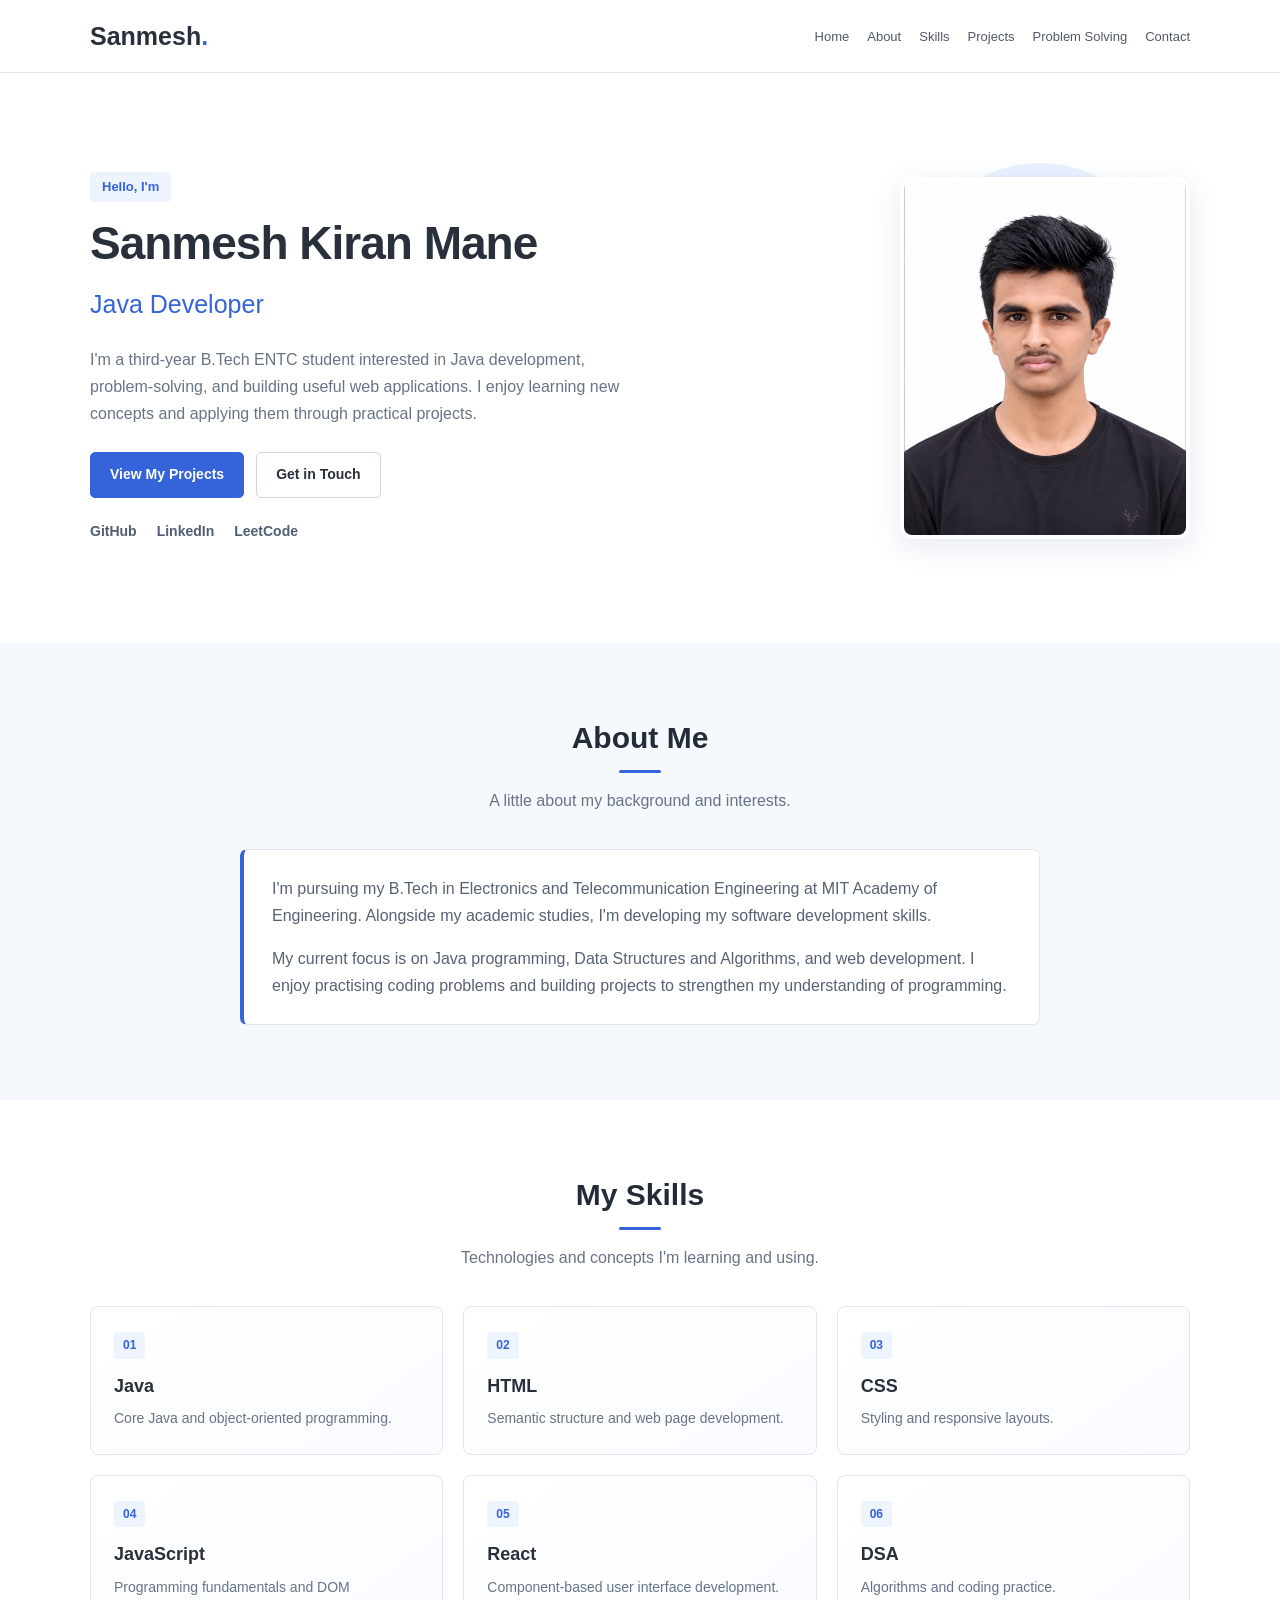
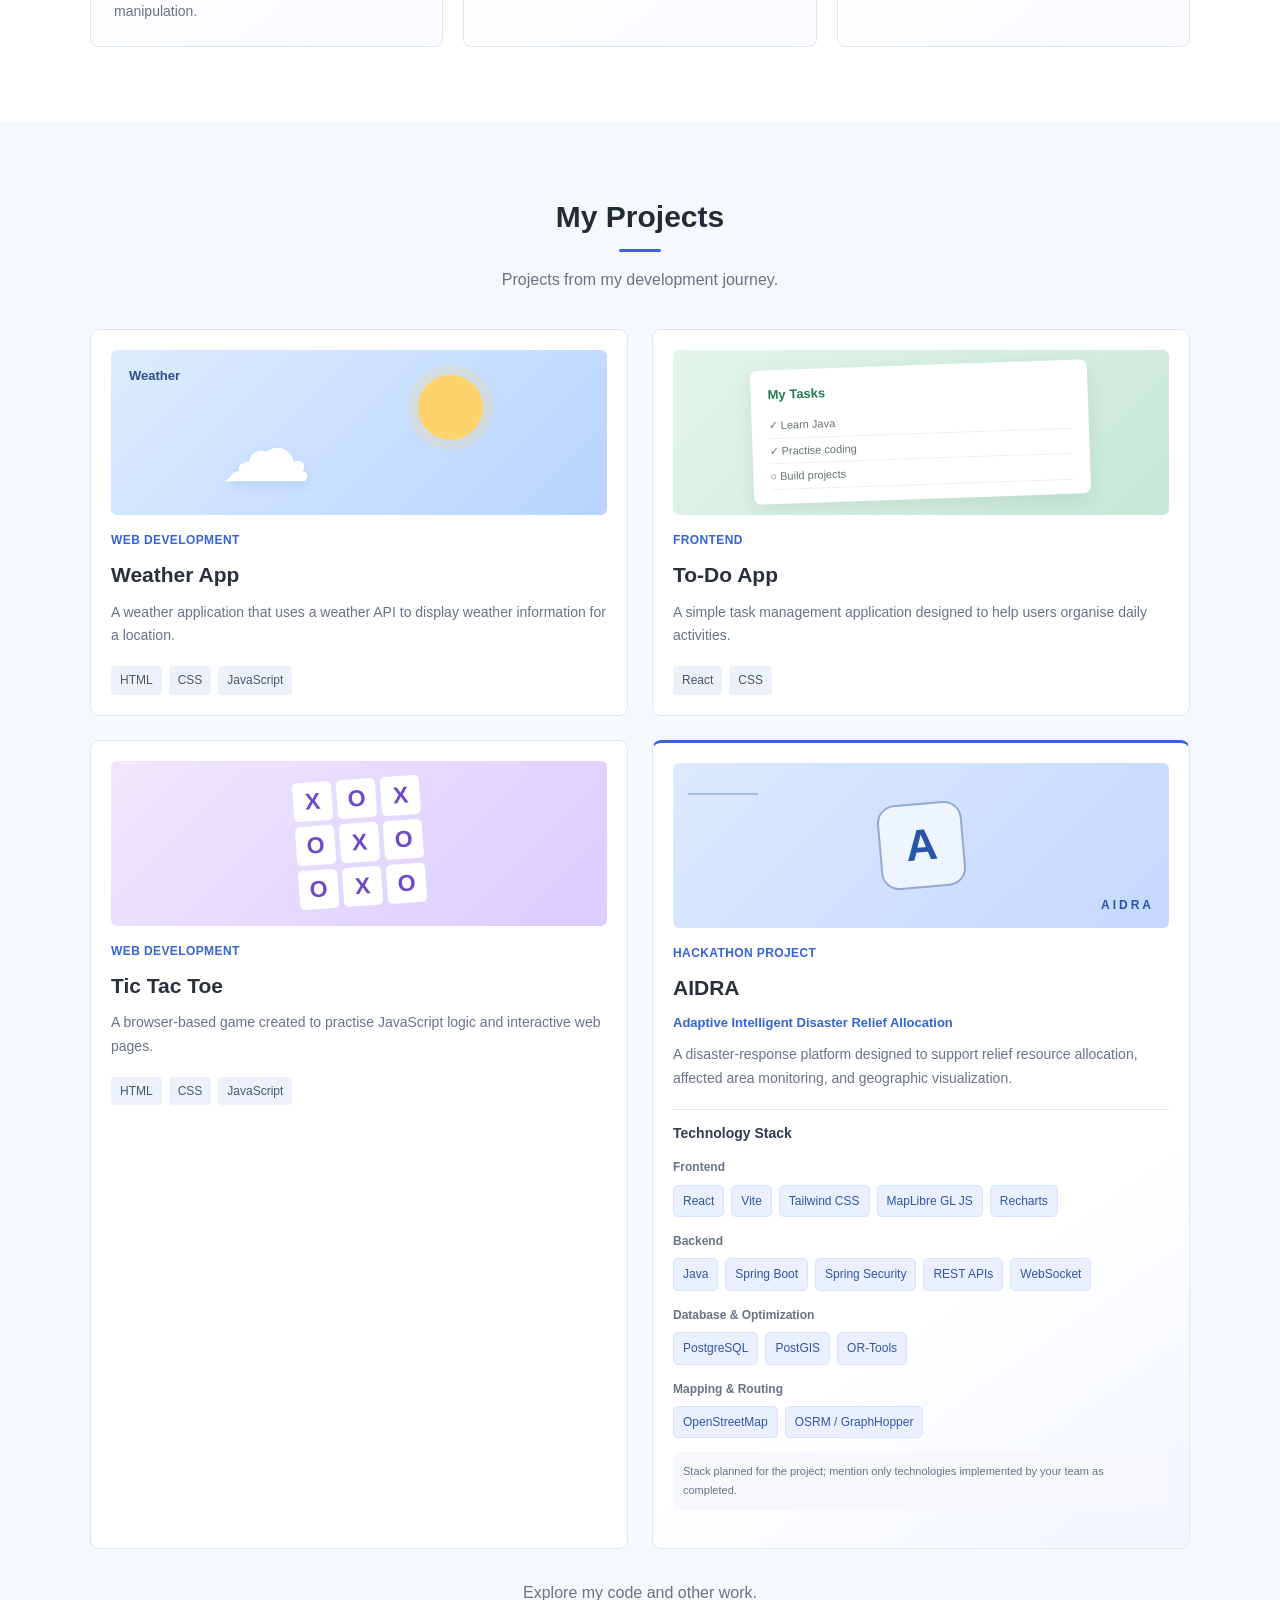
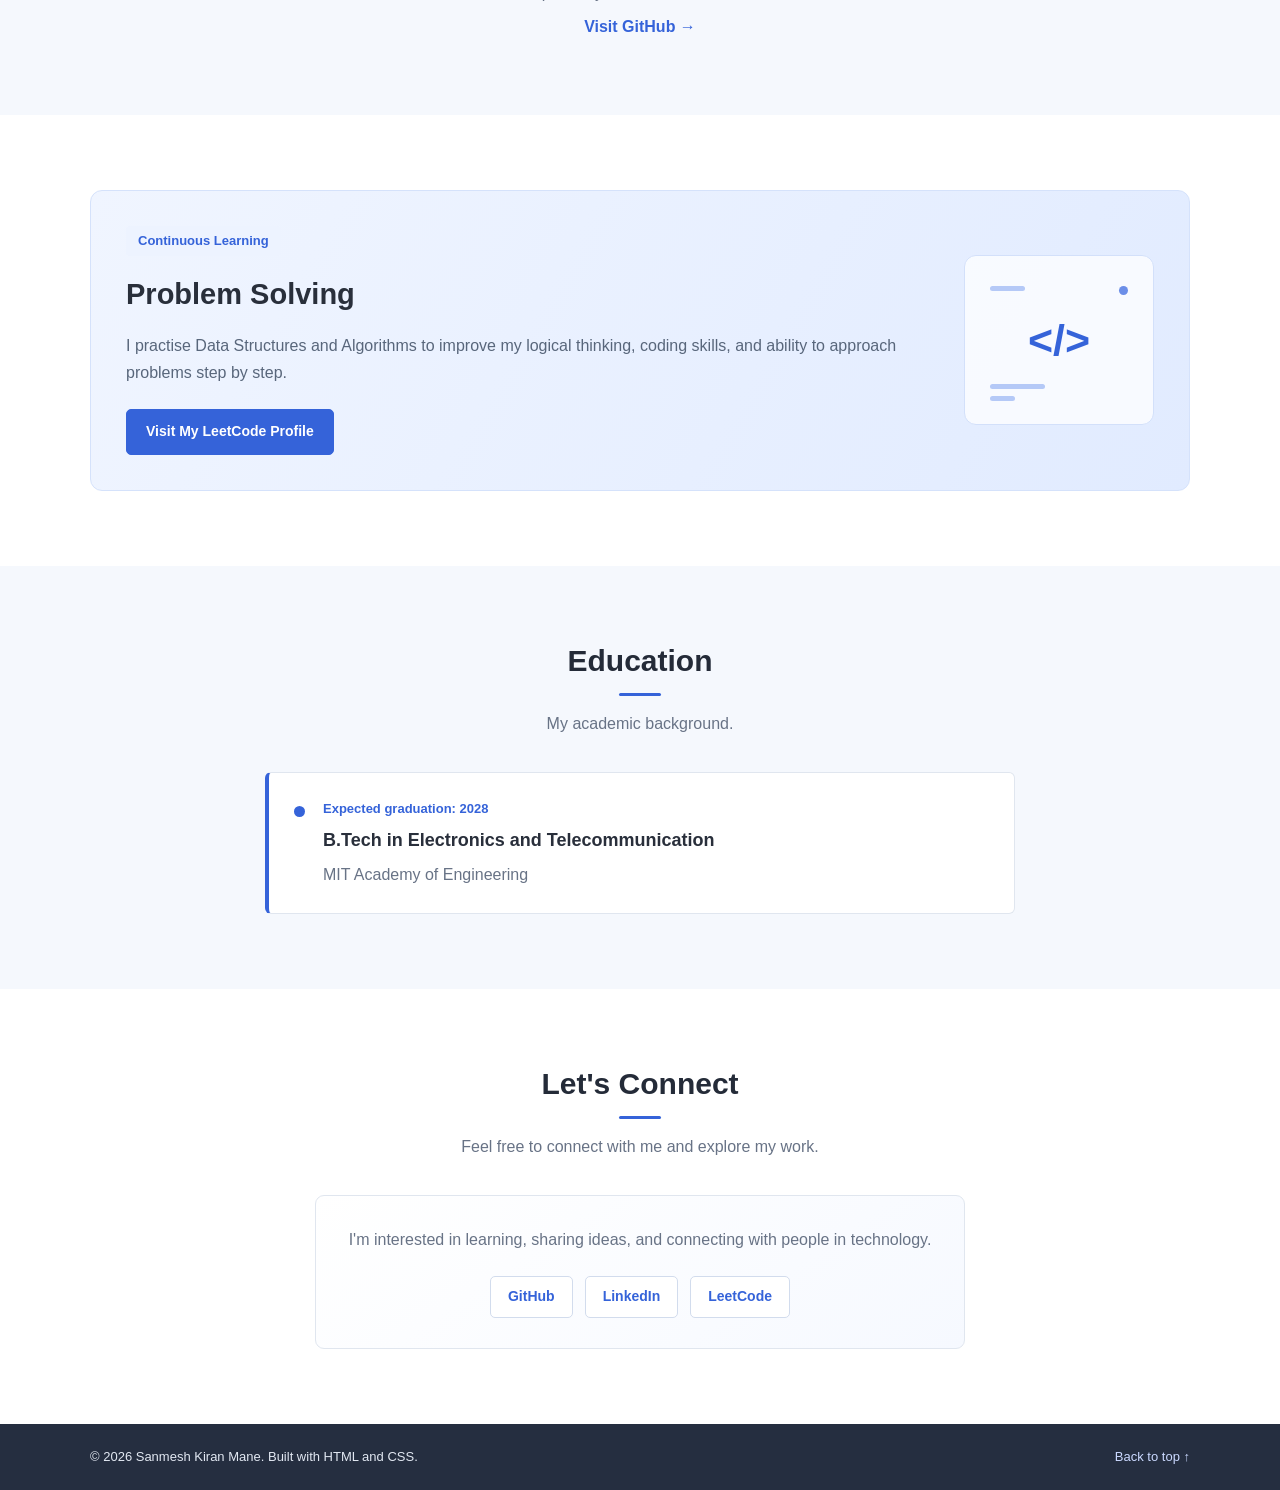
<file: index.html>
<!DOCTYPE html>
<html lang="en">
<head>
  <meta charset="UTF-8">
  <meta name="viewport" content="width=device-width, initial-scale=1.0">
  <meta http-equiv="refresh" content="0; url=portfolio.html">
  <title>Sanmesh's Portfolio</title>
</head>
<body>
  <p>
    Redirecting to my portfolio...
    <a href="portfolio.html">Click here to continue</a>
  </p>
</body>
</html>
</file>
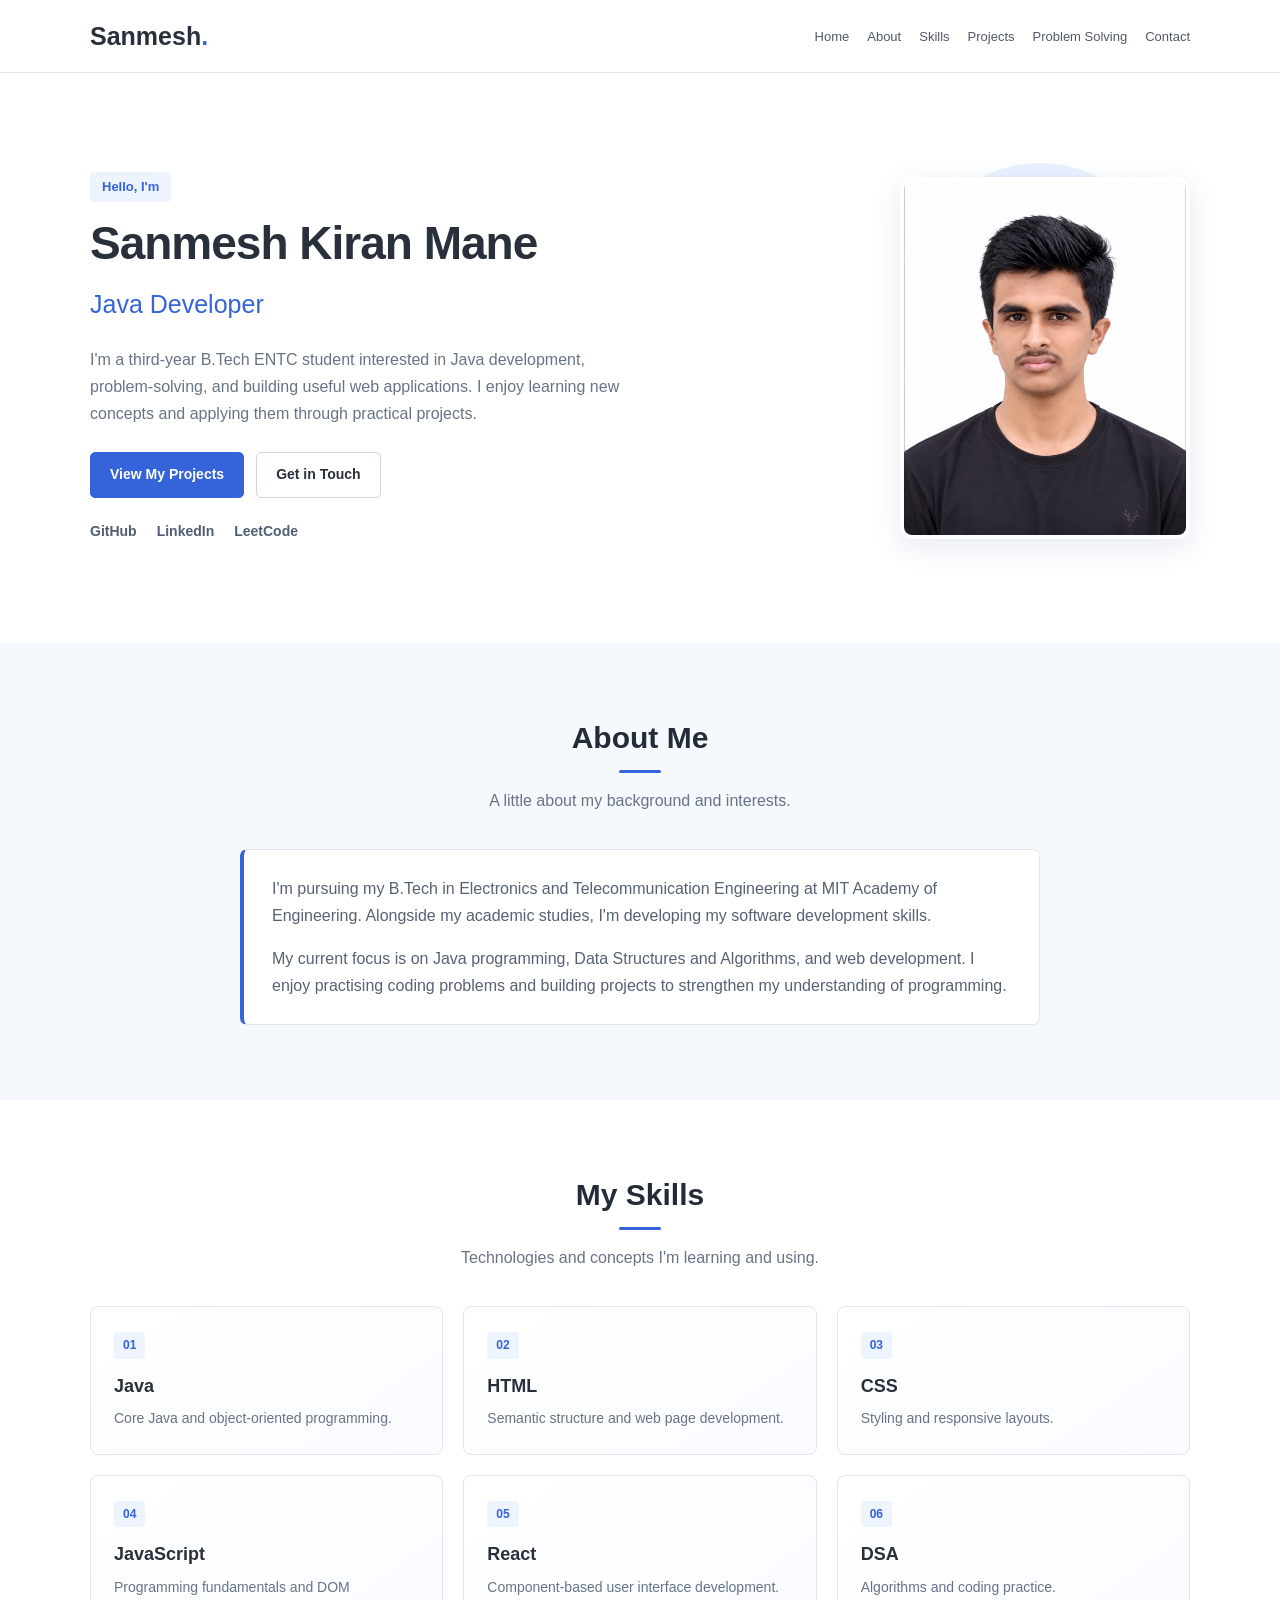
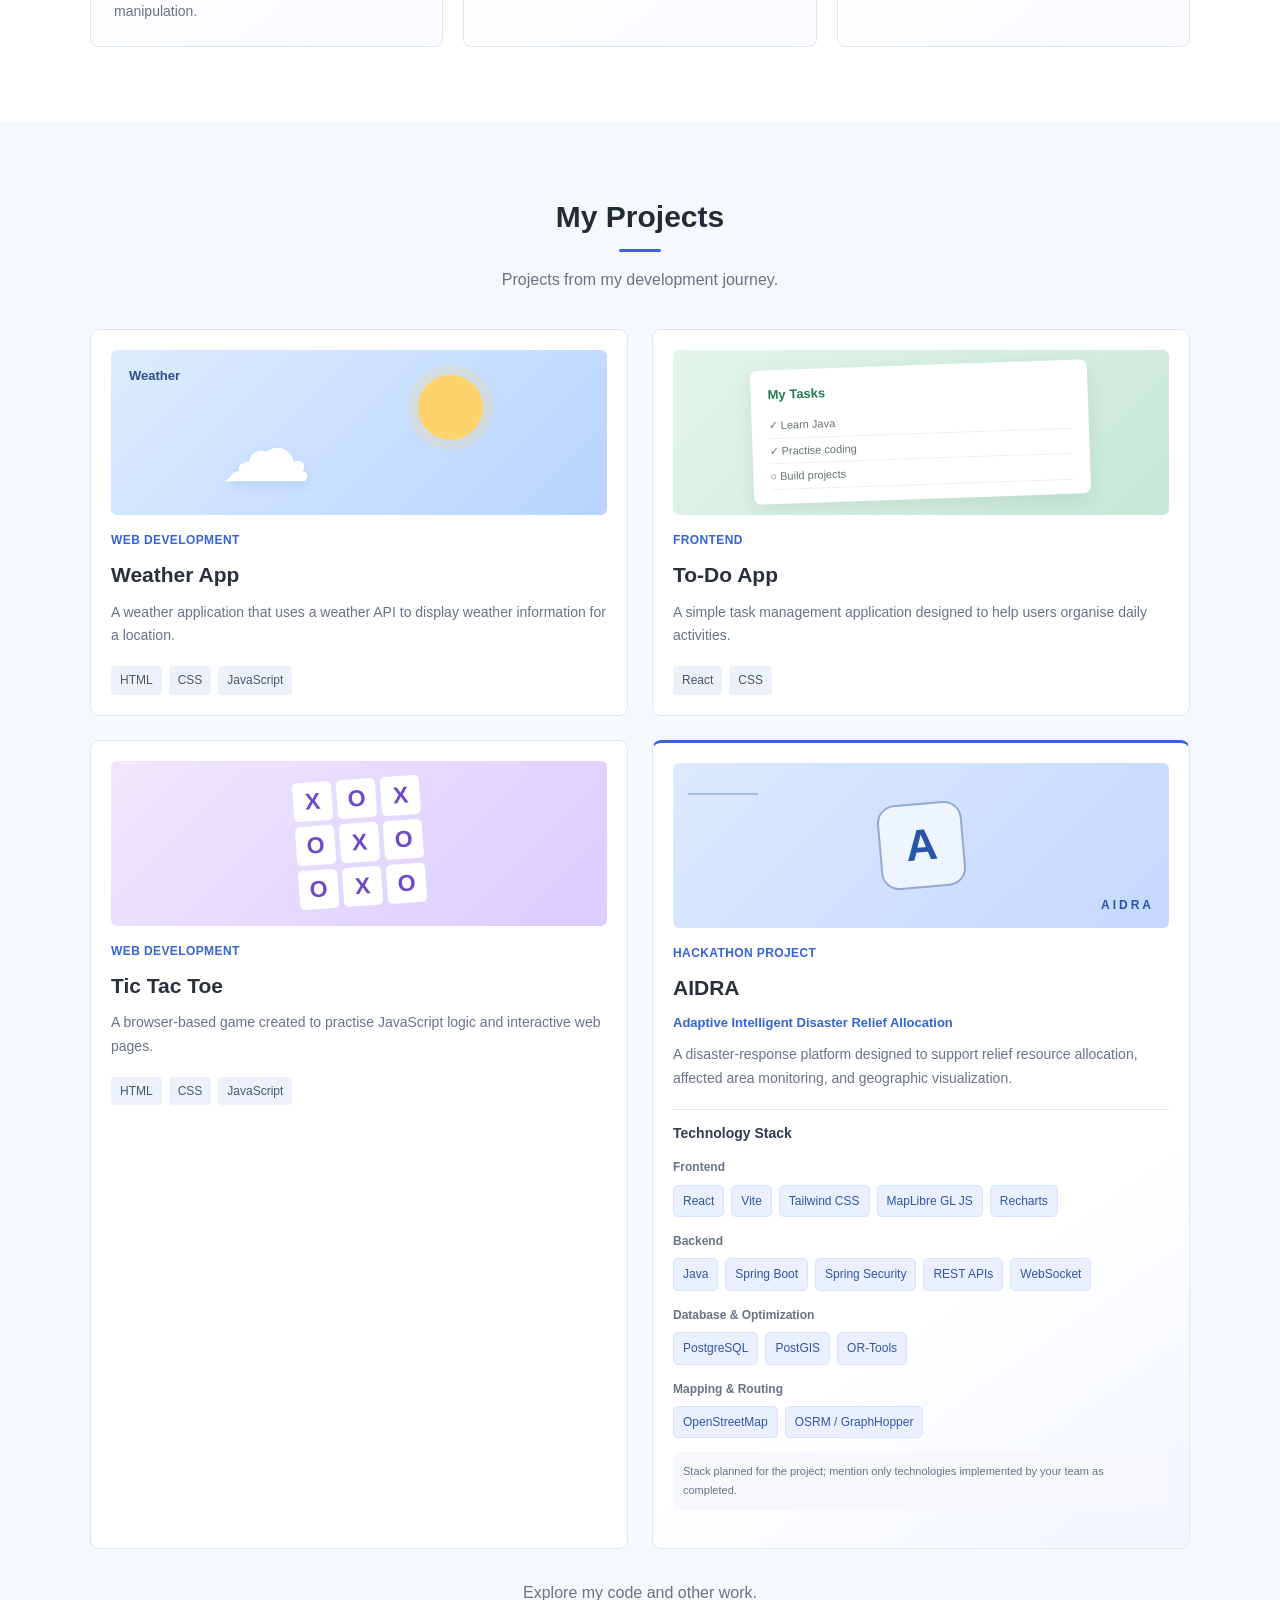
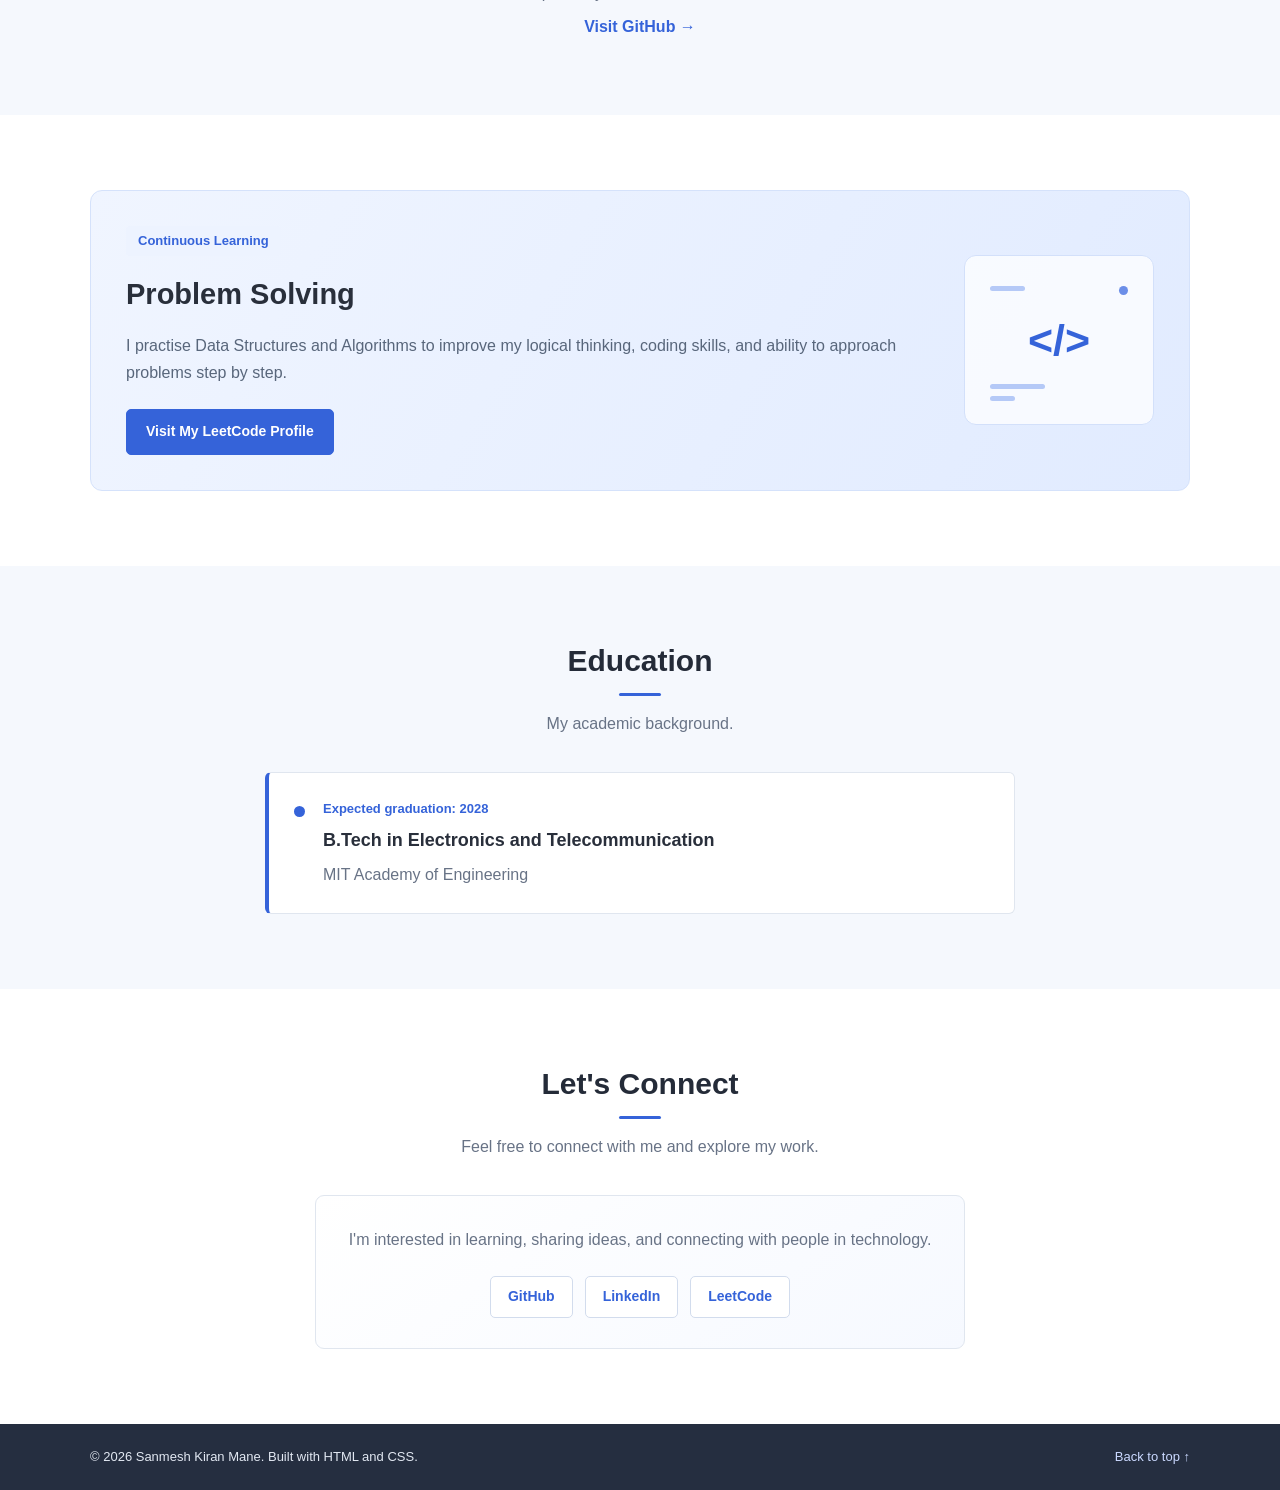
<file: portfolio.html>
<!DOCTYPE html>
<html lang="en">
<head>
    <meta charset="UTF-8">
    <meta name="viewport" content="width=device-width, initial-scale=1.0">
    <meta name="description" content="Portfolio of Sanmesh Kiran Mane, Java Developer.">
    <title>Sanmesh Portfolio</title>
    <link rel="stylesheet" href="portfolio.css">
</head>
<body>

    <header class="site-header">
        <nav class="navbar container">
            <a href="#home" class="logo">Sanmesh<span>.</span></a>

            <ul class="nav-links">
                <li><a href="#home">Home</a></li>
                <li><a href="#about">About</a></li>
                <li><a href="#skills">Skills</a></li>
                <li><a href="#projects">Projects</a></li>
                <li><a href="#problem-solving">Problem Solving</a></li>
                <li><a href="#contact">Contact</a></li>
            </ul>
        </nav>
    </header>

    <main>

        <!-- Introduction -->
        <section id="home" class="hero container">
            <div class="hero-content">
                <p class="eyebrow">Hello, I'm</p>
                <h1>Sanmesh Kiran Mane</h1>
                <h2>Java Developer</h2>

                <p class="hero-description">
                    I'm a third-year B.Tech ENTC student interested in
                    Java development, problem-solving, and building useful
                    web applications. I enjoy learning new concepts and
                    applying them through practical projects.
                </p>

                <div class="hero-buttons">
                    <a href="#projects" class="btn btn-primary">
                        View My Projects
                    </a>
                    <a href="#contact" class="btn btn-outline">
                        Get in Touch
                    </a>
                </div>

                <div class="social-links">
                    <a href="https://github.com/sanmesh18m"
                       target="_blank" rel="noopener noreferrer">GitHub</a>

                    <a href="https://www.linkedin.com/in/sanmesh-mane-6b944b322"
                       target="_blank" rel="noopener noreferrer">LinkedIn</a>

                    <a href="https://leetcode.com/u/sanmesh_mane/"
                       target="_blank" rel="noopener noreferrer">LeetCode</a>
                </div>
            </div>

            <div class="hero-image">
                <img src="sanmesh.jpeg" alt="Sanmesh Kiran Mane">
            </div>
        </section>

        <!-- About -->
        <section id="about" class="section section-light">
            <div class="container">
                <h2 class="section-title">About Me</h2>
                <p class="section-subtitle">
                    A little about my background and interests.
                </p>

                <div class="about-content">
                    <p>
                        I'm pursuing my B.Tech in Electronics and
                        Telecommunication Engineering at MIT Academy
                        of Engineering. Alongside my academic studies,
                        I'm developing my software development skills.
                    </p>

                    <p>
                        My current focus is on Java programming,
                        Data Structures and Algorithms, and web
                        development. I enjoy practising coding problems
                        and building projects to strengthen my
                        understanding of programming.
                    </p>
                </div>
            </div>
        </section>

        <!-- Skills -->
        <section id="skills" class="section container">
            <h2 class="section-title">My Skills</h2>
            <p class="section-subtitle">
                Technologies and concepts I'm learning and using.
            </p>

            <div class="skills-grid">
                <article class="skill-card">
                    <span class="skill-number">01</span>
                    <h3>Java</h3>
                    <p>Core Java and object-oriented programming.</p>
                </article>

                <article class="skill-card">
                    <span class="skill-number">02</span>
                    <h3>HTML</h3>
                    <p>Semantic structure and web page development.</p>
                </article>

                <article class="skill-card">
                    <span class="skill-number">03</span>
                    <h3>CSS</h3>
                    <p>Styling and responsive layouts.</p>
                </article>

                <article class="skill-card">
                    <span class="skill-number">04</span>
                    <h3>JavaScript</h3>
                    <p>Programming fundamentals and DOM manipulation.</p>
                </article>

                <article class="skill-card">
                    <span class="skill-number">05</span>
                    <h3>React</h3>
                    <p>Component-based user interface development.</p>
                </article>

                <article class="skill-card">
                    <span class="skill-number">06</span>
                    <h3>DSA</h3>
                    <p>Algorithms and coding practice.</p>
                </article>
            </div>
        </section>

        <!-- Projects -->
        <section id="projects" class="section section-light">
            <div class="container">
                <h2 class="section-title">My Projects</h2>
                <p class="section-subtitle">
                    Projects from my development journey.
                </p>

                <div class="projects-grid">

                    <!-- Weather App -->
                    <article class="project-card">
                        <div class="project-art weather-art">
                            <span class="sun"></span>
                            <span class="cloud">☁</span>
                            <span class="art-label">Weather</span>
                        </div>

                        <span class="project-type">Web Development</span>
                        <h3>Weather App</h3>
                        <p>
                            A weather application that uses a weather API
                            to display weather information for a location.
                        </p>

                        <div class="project-tags">
                            <span>HTML</span>
                            <span>CSS</span>
                            <span>JavaScript</span>
                        </div>
                    </article>

                    <!-- To-Do App -->
                    <article class="project-card">
                        <div class="project-art todo-art">
                            <div class="mini-window">
                                <span>My Tasks</span>
                                <p>✓ Learn Java</p>
                                <p>✓ Practise coding</p>
                                <p>○ Build projects</p>
                            </div>
                        </div>

                        <span class="project-type">Frontend</span>
                        <h3>To-Do App</h3>
                        <p>
                            A simple task management application designed
                            to help users organise daily activities.
                        </p>

                        <div class="project-tags">
                            <span>React</span>
                            <span>CSS</span>
                        </div>
                    </article>

                    <!-- Tic Tac Toe -->
                    <article class="project-card">
                        <div class="project-art game-art">
                            <div class="game-grid">
                                <span>X</span><span>O</span><span>X</span>
                                <span>O</span><span>X</span><span>O</span>
                                <span>O</span><span>X</span><span>O</span>
                            </div>
                        </div>

                        <span class="project-type">Web Development</span>
                        <h3>Tic Tac Toe</h3>
                        <p>
                            A browser-based game created to practise
                            JavaScript logic and interactive web pages.
                        </p>

                        <div class="project-tags">
                            <span>HTML</span>
                            <span>CSS</span>
                            <span>JavaScript</span>
                        </div>
                    </article>

                    <!-- AIDRA -->
                    <article class="project-card aidra-card">
                        <div class="project-art aidra-art">
                            <div class="aidra-symbol">A</div>
                            <span class="aidra-caption">AIDRA</span>
                            <span class="aidra-line"></span>
                        </div>

                        <span class="project-type">Hackathon Project</span>
                        <h3>AIDRA</h3>

                        <p class="aidra-full-name">
                            Adaptive Intelligent Disaster Relief Allocation
                        </p>

                        <p>
                            A disaster-response platform designed to
                            support relief resource allocation, affected
                            area monitoring, and geographic visualization.
                        </p>

                        <h4 class="tech-heading">Technology Stack</h4>

                        <div class="tech-group">
                            <span class="tech-label">Frontend</span>
                            <div class="project-tags">
                                <span>React</span>
                                <span>Vite</span>
                                <span>Tailwind CSS</span>
                                <span>MapLibre GL JS</span>
                                <span>Recharts</span>
                            </div>
                        </div>

                        <div class="tech-group">
                            <span class="tech-label">Backend</span>
                            <div class="project-tags">
                                <span>Java</span>
                                <span>Spring Boot</span>
                                <span>Spring Security</span>
                                <span>REST APIs</span>
                                <span>WebSocket</span>
                            </div>
                        </div>

                        <div class="tech-group">
                            <span class="tech-label">Database & Optimization</span>
                            <div class="project-tags">
                                <span>PostgreSQL</span>
                                <span>PostGIS</span>
                                <span>OR-Tools</span>
                            </div>
                        </div>

                        <div class="tech-group">
                            <span class="tech-label">Mapping & Routing</span>
                            <div class="project-tags">
                                <span>OpenStreetMap</span>
                                <span>OSRM / GraphHopper</span>
                            </div>
                        </div>

                        <p class="aidra-note">
                            Stack planned for the project; mention only
                            technologies implemented by your team as completed.
                        </p>
                    </article>

                </div>

                <div class="projects-footer">
                    <p>Explore my code and other work.</p>
                    <a href="https://github.com/sanmesh18m"
                       target="_blank" rel="noopener noreferrer"
                       class="text-link">Visit GitHub &rarr;</a>
                </div>
            </div>
        </section>

        <!-- Problem Solving -->
        <section id="problem-solving" class="section container">
            <div class="problem-card">
                <div class="problem-content">
                    <p class="eyebrow">Continuous Learning</p>
                    <h2>Problem Solving</h2>

                    <p>
                        I practise Data Structures and Algorithms to
                        improve my logical thinking, coding skills, and
                        ability to approach problems step by step.
                    </p>

                    <a href="https://leetcode.com/u/sanmesh_mane/"
                       target="_blank" rel="noopener noreferrer"
                       class="btn btn-primary">
                        Visit My LeetCode Profile
                    </a>
                </div>

                <div class="problem-visual" aria-hidden="true">
                    <span class="code-bracket">&lt;/&gt;</span>
                    <span class="code-line line-one"></span>
                    <span class="code-line line-two"></span>
                    <span class="code-line line-three"></span>
                    <span class="code-dot"></span>
                </div>
            </div>
        </section>

        <!-- Education -->
        <section id="education" class="section section-light">
            <div class="container">
                <h2 class="section-title">Education</h2>
                <p class="section-subtitle">My academic background.</p>

                <div class="education-card">
                    <div class="education-marker"></div>
                    <div>
                        <p class="education-year">
                            Expected graduation: 2028
                        </p>
                        <h3>
                            B.Tech in Electronics and Telecommunication
                        </h3>
                        <p>MIT Academy of Engineering</p>
                    </div>
                </div>
            </div>
        </section>

        <!-- Contact -->
        <section id="contact" class="section container">
            <h2 class="section-title">Let's Connect</h2>
            <p class="section-subtitle">
                Feel free to connect with me and explore my work.
            </p>

            <div class="contact-card">
                <p>
                    I'm interested in learning, sharing ideas, and
                    connecting with people in technology.
                </p>

                <div class="contact-links">
                    <a href="https://github.com/sanmesh18m"
                       target="_blank" rel="noopener noreferrer"
                       class="contact-link">GitHub</a>

                    <a href="https://www.linkedin.com/in/sanmesh-mane-6b944b322"
                       target="_blank" rel="noopener noreferrer"
                       class="contact-link">LinkedIn</a>

                    <a href="https://leetcode.com/u/sanmesh_mane/"
                       target="_blank" rel="noopener noreferrer"
                       class="contact-link">LeetCode</a>
                </div>
            </div>
        </section>

    </main>

    <footer class="footer">
        <div class="container footer-content">
            <p>&copy; 2026 Sanmesh Kiran Mane. Built with HTML and CSS.</p>
            <a href="#home">Back to top &uarr;</a>
        </div>
    </footer>

</body>
</html>
</file>
<file: portfolio.css>
/* ===== Colors and general styles ===== */
:root {
    --blue: #3563d9;
    --blue-dark: #254db5;
    --blue-light: #edf3ff;
    --text: #292f3b;
    --muted: #687386;
    --border: #e0e6ef;
    --light-bg: #f5f8fd;
}

* {
    margin: 0;
    padding: 0;
    box-sizing: border-box;
}

html {
    scroll-behavior: smooth;
    scroll-padding-top: 85px;
}

body {
    font-family: Arial, Helvetica, sans-serif;
    color: var(--text);
    background: #ffffff;
    line-height: 1.7;
}

a {
    color: inherit;
    text-decoration: none;
}

.container {
    width: 90%;
    max-width: 1100px;
    margin: 0 auto;
}

/* ===== Navigation ===== */
.site-header {
    position: sticky;
    top: 0;
    z-index: 100;
    background: #ffffff;
    border-bottom: 1px solid var(--border);
}

.navbar {
    min-height: 72px;
    display: flex;
    align-items: center;
    justify-content: space-between;
    gap: 20px;
}

.logo {
    font-size: 25px;
    font-weight: bold;
    color: var(--text);
}

.logo span {
    color: var(--blue);
}

.nav-links {
    display: flex;
    flex-wrap: wrap;
    gap: 18px;
    list-style: none;
}

.nav-links a {
    font-size: 13px;
    color: #50596a;
    transition: color 0.2s ease;
}

.nav-links a:hover {
    color: var(--blue);
}

/* ===== Introduction ===== */
.hero {
    min-height: 570px;
    display: flex;
    align-items: center;
    justify-content: space-between;
    gap: 55px;
    padding-top: 55px;
    padding-bottom: 55px;
    position: relative;
}

.hero::before {
    content: "";
    position: absolute;
    width: 260px;
    height: 260px;
    right: 20px;
    top: 90px;
    background: #eaf1ff;
    border-radius: 50%;
    z-index: -1;
}

.hero-content {
    flex: 1;
}

.eyebrow {
    display: inline-block;
    padding: 4px 12px;
    margin-bottom: 14px;
    background: var(--blue-light);
    color: var(--blue);
    border-radius: 4px;
    font-size: 13px;
    font-weight: bold;
}

.hero h1 {
    font-size: clamp(32px, 4vw, 46px);
    line-height: 1.2;
    letter-spacing: -1px;
    margin-bottom: 12px;
}

.hero h2 {
    font-size: 25px;
    font-weight: normal;
    color: var(--blue);
    margin-bottom: 20px;
}

.hero-description {
    max-width: 540px;
    color: var(--muted);
    margin-bottom: 25px;
}

.hero-buttons,
.social-links {
    display: flex;
    flex-wrap: wrap;
    gap: 12px;
}

.hero-buttons {
    margin-bottom: 22px;
}

.social-links {
    gap: 20px;
}

.social-links a {
    font-size: 14px;
    font-weight: bold;
    color: #515d72;
    transition: color 0.2s ease;
}

.social-links a:hover {
    color: var(--blue);
    text-decoration: underline;
}

/* ===== Buttons ===== */
.btn {
    display: inline-block;
    padding: 10px 19px;
    border: 1px solid transparent;
    border-radius: 5px;
    font-size: 14px;
    font-weight: bold;
    text-align: center;
    transition: background-color 0.2s ease,
                color 0.2s ease,
                transform 0.2s ease;
}

.btn:hover {
    transform: translateY(-2px);
}

.btn-primary {
    color: #ffffff;
    background: var(--blue);
    border-color: var(--blue);
}

.btn-primary:hover {
    background: var(--blue-dark);
    border-color: var(--blue-dark);
}

.btn-outline {
    background: #ffffff;
    border-color: #cbd5e4;
    color: var(--text);
}

.btn-outline:hover {
    background: var(--blue-light);
    border-color: var(--blue);
    color: var(--blue);
}

/* ===== Profile photo ===== */
.hero-image {
    flex: 0 0 290px;
    width: 290px;
    aspect-ratio: 4 / 5;
    overflow: hidden;
    border: 4px solid #ffffff;
    border-radius: 12px;
    background: #eaf0fa;
    box-shadow: 0 8px 28px rgba(47, 82, 150, 0.12);
}

.hero-image img {
    display: block;
    width: 100%;
    height: 100%;
    object-fit: cover;
    object-position: center;
}

/* ===== Common sections ===== */
.section {
    padding: 75px 0;
}

.section-light {
    background: var(--light-bg);
}

.section-title {
    text-align: center;
    font-size: 30px;
    line-height: 1.3;
    color: #242b38;
}

.section-title::after {
    content: "";
    display: block;
    width: 42px;
    height: 3px;
    margin: 13px auto 0;
    background: var(--blue);
    border-radius: 2px;
}

.section-subtitle {
    text-align: center;
    color: var(--muted);
    margin: 14px 0 35px;
}

/* ===== About ===== */
.about-content {
    max-width: 800px;
    margin: 0 auto;
    padding: 25px 28px;
    background: #ffffff;
    border: 1px solid var(--border);
    border-left: 4px solid var(--blue);
    border-radius: 7px;
}

.about-content p {
    color: #566174;
    margin-bottom: 15px;
}

.about-content p:last-child {
    margin-bottom: 0;
}

/* ===== Skills ===== */
.skills-grid {
    display: grid;
    grid-template-columns: repeat(3, minmax(0, 1fr));
    gap: 20px;
}

.skill-card {
    padding: 23px;
    background: linear-gradient(145deg, #ffffff, #f9fbff);
    border: 1px solid var(--border);
    border-radius: 8px;
    transition: border-color 0.2s ease,
                transform 0.2s ease,
                box-shadow 0.2s ease;
}

.skill-card:hover {
    border-color: #a9bdf6;
    transform: translateY(-4px);
    box-shadow: 0 7px 18px rgba(38, 66, 125, 0.08);
}

.skill-number {
    display: inline-block;
    padding: 3px 9px;
    margin-bottom: 12px;
    background: var(--blue-light);
    color: var(--blue);
    border-radius: 4px;
    font-size: 12px;
    font-weight: bold;
}

.skill-card h3 {
    font-size: 18px;
    margin-bottom: 6px;
}

.skill-card p {
    font-size: 14px;
    color: var(--muted);
}

/* ===== Project cards ===== */
.projects-grid {
    display: grid;
    grid-template-columns: repeat(2, minmax(0, 1fr));
    gap: 24px;
}

.project-card {
    overflow: hidden;
    padding: 20px;
    background: #ffffff;
    border: 1px solid var(--border);
    border-radius: 9px;
    transition: border-color 0.2s ease,
                transform 0.2s ease,
                box-shadow 0.2s ease;
}

.project-card:hover {
    border-color: #a9bdf6;
    transform: translateY(-4px);
    box-shadow: 0 9px 22px rgba(38, 66, 125, 0.09);
}

.project-type {
    display: inline-block;
    margin-top: 15px;
    color: var(--blue);
    font-size: 12px;
    font-weight: bold;
    text-transform: uppercase;
    letter-spacing: 0.4px;
}

.project-card h3 {
    font-size: 21px;
    margin: 5px 0 8px;
}

.project-card > p {
    font-size: 14px;
    color: var(--muted);
    margin-bottom: 18px;
}

.project-tags {
    display: flex;
    flex-wrap: wrap;
    gap: 7px;
}

.project-tags span {
    padding: 4px 9px;
    border-radius: 4px;
    background: #edf2fa;
    color: #48566d;
    font-size: 12px;
}

/* ===== Project illustrations ===== */
.project-art {
    min-height: 165px;
    position: relative;
    overflow: hidden;
    display: flex;
    align-items: center;
    justify-content: center;
    border-radius: 6px;
}

/* Weather App */
.weather-art {
    background: linear-gradient(135deg, #dcecff, #b8d4ff);
}

.sun {
    position: absolute;
    width: 65px;
    height: 65px;
    top: 25px;
    right: 25%;
    border-radius: 50%;
    background: #ffd36b;
    box-shadow: 0 0 0 10px rgba(255, 211, 107, 0.2);
}

.cloud {
    position: absolute;
    left: 22%;
    bottom: 20px;
    font-size: 92px;
    line-height: 1;
    color: #ffffff;
    text-shadow: 0 5px 12px rgba(51, 93, 153, 0.12);
}

.art-label {
    position: absolute;
    left: 18px;
    top: 15px;
    color: #294f88;
    font-weight: bold;
    font-size: 13px;
}

/* To-Do App */
.todo-art {
    background: linear-gradient(135deg, #e3f5eb, #c7e8d6);
}

.mini-window {
    width: 68%;
    padding: 14px 17px;
    background: #ffffff;
    border-radius: 7px;
    box-shadow: 0 7px 20px rgba(30, 92, 63, 0.1);
    transform: rotate(-2deg);
}

.mini-window span {
    display: block;
    color: #267b55;
    font-weight: bold;
    font-size: 13px;
    margin-bottom: 7px;
}

.mini-window p {
    font-size: 11px;
    color: #657468;
    border-bottom: 1px solid #edf1ee;
    padding: 3px 0;
}

/* Tic Tac Toe */
.game-art {
    background: linear-gradient(135deg, #f0e7ff, #d9ccff);
}

.game-grid {
    width: 126px;
    display: grid;
    grid-template-columns: repeat(3, 1fr);
    gap: 5px;
    transform: rotate(-4deg);
}

.game-grid span {
    display: flex;
    align-items: center;
    justify-content: center;
    aspect-ratio: 1;
    background: #ffffff;
    border-radius: 5px;
    color: #6c4bc4;
    font-size: 23px;
    font-weight: bold;
}

/* AIDRA illustration */
.aidra-art {
    background: linear-gradient(135deg, #d9e9ff, #b9d2f8);
}

.aidra-symbol {
    width: 85px;
    height: 85px;
    display: flex;
    align-items: center;
    justify-content: center;
    border: 2px solid rgba(39, 78, 154, 0.45);
    border-radius: 18px;
    background: rgba(255, 255, 255, 0.65);
    color: #2855a8;
    font-size: 44px;
    font-weight: bold;
    transform: rotate(-5deg);
}

.aidra-caption {
    position: absolute;
    bottom: 12px;
    right: 15px;
    color: #2855a8;
    font-weight: bold;
    letter-spacing: 3px;
    font-size: 12px;
}

.aidra-line {
    position: absolute;
    width: 70px;
    height: 2px;
    left: 15px;
    top: 30px;
    background: rgba(40, 85, 168, 0.3);
}

/* ===== AIDRA technology stack ===== */
.aidra-card {
    background: linear-gradient(145deg, #ffffff 65%, #f0f5ff);
    border-top: 3px solid var(--blue);
}

.aidra-card .aidra-art {
    background: linear-gradient(135deg, #dceaff, #c4d8ff);
}

.aidra-card .aidra-full-name {
    color: var(--blue);
    font-size: 13px;
    font-weight: bold;
    line-height: 1.5;
    margin: 5px 0 10px;
}

.aidra-card .tech-heading {
    font-size: 14px;
    color: #303b50;
    margin: 5px 0 12px;
    padding-top: 12px;
    border-top: 1px solid var(--border);
}

.tech-group {
    margin-bottom: 14px;
}

.tech-label {
    display: block;
    font-size: 12px;
    font-weight: bold;
    color: #687386;
    margin-bottom: 7px;
}

.aidra-card .project-tags {
    gap: 7px;
}

.aidra-card .project-tags span {
    background: #eaf0ff;
    color: #3156a5;
    border: 1px solid #d7e2ff;
    padding: 5px 9px;
    border-radius: 5px;
    font-size: 12px;
    transition: background-color 0.2s ease,
                border-color 0.2s ease;
}

.aidra-card .project-tags span:hover {
    background: #dbe6ff;
    border-color: #9fb8f5;
}

.aidra-note {
    margin-top: 8px;
    padding: 10px;
    background: #f6f8fc;
    border-radius: 5px;
    font-size: 11px !important;
    color: #697386;
}

/* ===== Projects footer ===== */
.projects-footer {
    text-align: center;
    margin-top: 30px;
}

.projects-footer p {
    color: var(--muted);
}

.text-link {
    display: inline-block;
    margin-top: 7px;
    color: var(--blue);
    font-weight: bold;
}

.text-link:hover {
    color: var(--blue-dark);
    text-decoration: underline;
}

/* ===== Problem Solving ===== */
.problem-card {
    display: flex;
    align-items: center;
    justify-content: space-between;
    gap: 35px;
    padding: 35px;
    overflow: hidden;
    background: linear-gradient(120deg, #f0f5ff, #e1ebff);
    border: 1px solid #d5e2fb;
    border-radius: 12px;
}

.problem-content {
    flex: 1;
}

.problem-content h2 {
    font-size: 29px;
    margin-bottom: 12px;
}

.problem-content > p:not(.eyebrow) {
    color: #58667b;
    margin-bottom: 23px;
}

.problem-visual {
    width: 190px;
    height: 170px;
    flex-shrink: 0;
    position: relative;
    display: flex;
    align-items: center;
    justify-content: center;
    background: rgba(255, 255, 255, 0.75);
    border: 1px solid #d3e0fa;
    border-radius: 12px;
}

.code-bracket {
    color: var(--blue);
    font-size: 43px;
    font-weight: bold;
}

.code-line {
    position: absolute;
    left: 25px;
    height: 5px;
    border-radius: 5px;
    background: #b5c9f7;
}

.line-one {
    width: 35px;
    top: 30px;
}

.line-two {
    width: 55px;
    bottom: 35px;
}

.line-three {
    width: 25px;
    bottom: 23px;
}

.code-dot {
    position: absolute;
    width: 9px;
    height: 9px;
    top: 30px;
    right: 25px;
    background: #6c8ee8;
    border-radius: 50%;
}

/* ===== Education ===== */
.education-card {
    max-width: 750px;
    display: flex;
    gap: 18px;
    align-items: flex-start;
    margin: 25px auto 0;
    padding: 25px;
    background: #ffffff;
    border: 1px solid var(--border);
    border-left: 4px solid var(--blue);
    border-radius: 6px;
}

.education-marker {
    width: 11px;
    height: 11px;
    flex-shrink: 0;
    margin-top: 8px;
    background: var(--blue);
    border-radius: 50%;
}

.education-year {
    font-size: 13px;
    color: var(--blue);
    font-weight: bold;
    margin-bottom: 5px;
}

.education-card h3 {
    font-size: 18px;
    margin-bottom: 5px;
}

.education-card p:last-child {
    color: var(--muted);
}

/* ===== Contact ===== */
.contact-card {
    max-width: 650px;
    margin: 0 auto;
    padding: 30px;
    text-align: center;
    background: linear-gradient(145deg, #ffffff, #f6f9ff);
    border: 1px solid var(--border);
    border-radius: 9px;
}

.contact-card > p {
    color: var(--muted);
    margin-bottom: 23px;
}

.contact-links {
    display: flex;
    justify-content: center;
    flex-wrap: wrap;
    gap: 12px;
}

.contact-link {
    display: inline-block;
    padding: 8px 17px;
    border: 1px solid #d2dced;
    border-radius: 5px;
    color: var(--blue);
    background: #ffffff;
    font-size: 14px;
    font-weight: bold;
    transition: background-color 0.2s ease,
                border-color 0.2s ease;
}

.contact-link:hover {
    background: var(--blue-light);
    border-color: var(--blue);
}

/* ===== Footer ===== */
.footer {
    padding: 22px 0;
    color: #e2e8f2;
    background: #252e40;
}

.footer-content {
    display: flex;
    align-items: center;
    justify-content: space-between;
    gap: 15px;
}

.footer p,
.footer a {
    font-size: 13px;
}

.footer a {
    color: #cbd9ff;
}

.footer a:hover {
    color: #ffffff;
    text-decoration: underline;
}

/* ===== Tablet layout ===== */
@media (max-width: 850px) {
    .navbar {
        padding-top: 12px;
        padding-bottom: 12px;
        flex-direction: column;
        gap: 10px;
    }

    .nav-links {
        justify-content: center;
        gap: 10px 17px;
    }

    .hero {
        gap: 30px;
    }

    .hero-image {
        flex-basis: 240px;
        width: 240px;
    }

    .skills-grid {
        grid-template-columns: repeat(2, minmax(0, 1fr));
    }

    .projects-grid {
        grid-template-columns: repeat(2, minmax(0, 1fr));
    }
}

/* ===== Mobile layout ===== */
@media (max-width: 600px) {
    .container {
        width: 92%;
    }

    .nav-links {
        gap: 8px 13px;
    }

    .nav-links a {
        font-size: 12px;
    }

    .hero {
        min-height: auto;
        flex-direction: column-reverse;
        text-align: center;
        gap: 25px;
        padding-top: 40px;
        padding-bottom: 45px;
    }

    .hero::before {
        width: 200px;
        height: 200px;
        top: 30px;
        right: 10%;
    }

    .hero-image {
        flex: none;
        width: 220px;
        max-width: 75%;
    }

    .hero h1 {
        font-size: 32px;
        letter-spacing: -0.5px;
    }

    .hero h2 {
        font-size: 22px;
    }

    .hero-description {
        font-size: 15px;
    }

    .hero-buttons,
    .social-links {
        justify-content: center;
    }

    .section {
        padding: 55px 0;
    }

    .section-title {
        font-size: 27px;
    }

    .skills-grid,
    .projects-grid {
        grid-template-columns: 1fr;
    }

    .skill-card {
        padding: 21px;
    }

    .problem-card {
        flex-direction: column;
        align-items: stretch;
        padding: 24px;
    }

    .problem-content h2 {
        font-size: 25px;
    }

    .problem-visual {
        width: 100%;
        height: 130px;
    }

    .education-card {
        padding: 20px;
    }

    .education-card h3 {
        font-size: 16px;
    }

    .contact-card {
        padding: 25px 18px;
    }

    .footer-content {
        flex-direction: column;
        text-align: center;
    }
}

/* Accessibility: respect reduced-motion settings */
@media (prefers-reduced-motion: reduce) {
    html {
        scroll-behavior: auto;
    }

    *,
    *::before,
    *::after {
        transition: none !important;
    }
}
</file>
